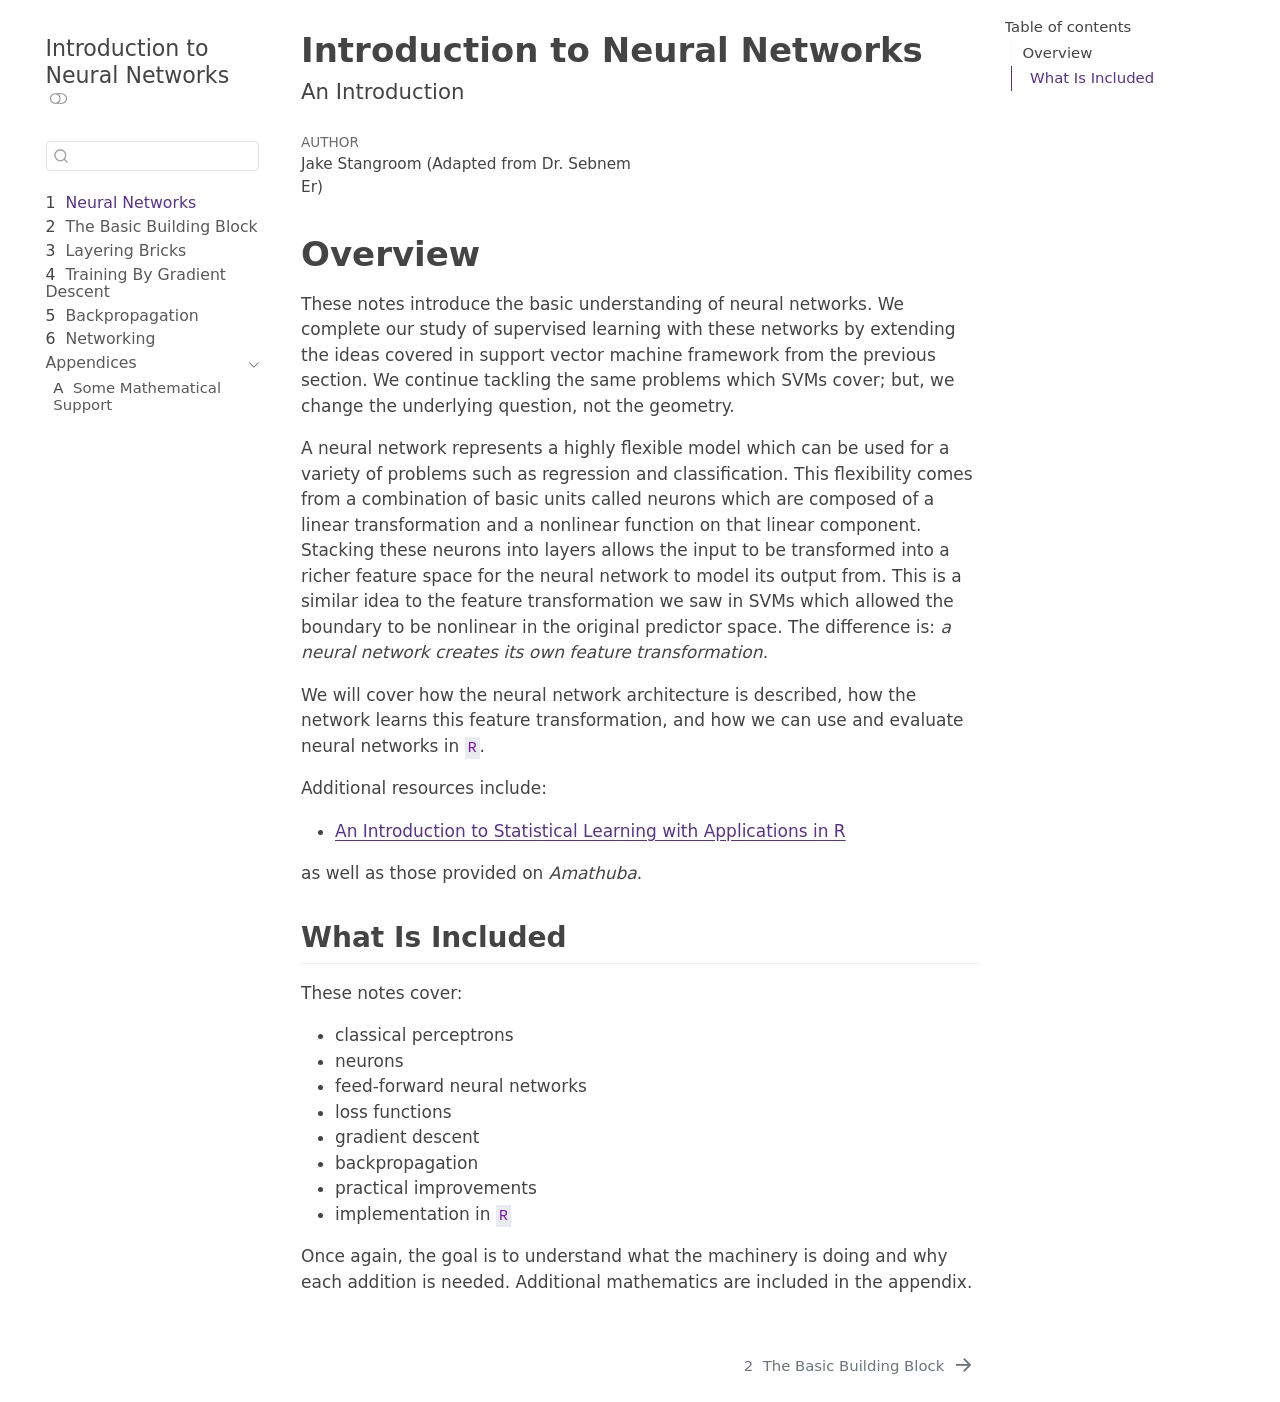
<file: docs/index.html>
<!DOCTYPE html>
<html xmlns="http://www.w3.org/1999/xhtml" lang="en" xml:lang="en"><head>

<meta charset="utf-8">
<meta name="generator" content="quarto-1.9.36">

<meta name="viewport" content="width=device-width, initial-scale=1.0, user-scalable=yes">

<meta name="author" content="Jake Stangroom (Adapted from Dr.&nbsp;Sebnem Er)">

<title>Introduction to Neural Networks</title>
<style>
/* Default styles provided by pandoc.
** See https://pandoc.org/MANUAL.html#variables-for-html for config info.
*/
code{white-space: pre-wrap;}
span.smallcaps{font-variant: small-caps;}
div.columns{display: flex; gap: min(4vw, 1.5em);}
div.column{flex: auto; overflow-x: auto;}
div.hanging-indent{margin-left: 1.5em; text-indent: -1.5em;}
ul.task-list{list-style: none;}
ul.task-list li input[type="checkbox"] {
  width: 0.8em;
  margin: 0 0.8em 0.2em -1em; /* quarto-specific, see https://github.com/quarto-dev/quarto-cli/issues/4556 */ 
  vertical-align: middle;
}
</style>


<script src="site_libs/quarto-nav/quarto-nav.js"></script>
<script src="site_libs/quarto-nav/headroom.min.js"></script>
<script src="site_libs/clipboard/clipboard.min.js"></script>
<script src="site_libs/quarto-search/autocomplete.umd.js"></script>
<script src="site_libs/quarto-search/fuse.min.js"></script>
<script src="site_libs/quarto-search/quarto-search.js"></script>
<meta name="quarto:offset" content="./">
<link href="./01-neurons.html" rel="next">
<script src="site_libs/quarto-html/quarto.js" type="module"></script>
<script src="site_libs/quarto-html/tabsets/tabsets.js" type="module"></script>
<script src="site_libs/quarto-html/popper.min.js"></script>
<script src="site_libs/quarto-html/tippy.umd.min.js"></script>
<script src="site_libs/quarto-html/anchor.min.js"></script>
<link href="site_libs/quarto-html/tippy.css" rel="stylesheet">
<link href="site_libs/quarto-html/quarto-syntax-highlighting-845c23b38eaddc0f92fda52bfe77a8c8.css" rel="stylesheet" class="quarto-color-scheme" id="quarto-text-highlighting-styles">
<link href="site_libs/quarto-html/quarto-syntax-highlighting-dark-f418161beb48e0141c760e455f12af2c.css" rel="stylesheet" class="quarto-color-scheme quarto-color-alternate" id="quarto-text-highlighting-styles">
<link href="site_libs/quarto-html/quarto-syntax-highlighting-845c23b38eaddc0f92fda52bfe77a8c8.css" rel="stylesheet" class="quarto-color-scheme-extra" id="quarto-text-highlighting-styles">
<script src="site_libs/bootstrap/bootstrap.min.js"></script>
<link href="site_libs/bootstrap/bootstrap-icons.css" rel="stylesheet">
<link href="site_libs/bootstrap/bootstrap-28ac4272dd1a2de9aebca165e986623a.min.css" rel="stylesheet" append-hash="true" class="quarto-color-scheme" id="quarto-bootstrap" data-mode="light">
<link href="site_libs/bootstrap/bootstrap-dark-92422d8b873c6331c79dc077c834ae31.min.css" rel="stylesheet" append-hash="true" class="quarto-color-scheme quarto-color-alternate" id="quarto-bootstrap" data-mode="dark">
<link href="site_libs/bootstrap/bootstrap-28ac4272dd1a2de9aebca165e986623a.min.css" rel="stylesheet" append-hash="true" class="quarto-color-scheme-extra" id="quarto-bootstrap" data-mode="light">
<script id="quarto-search-options" type="application/json">{
  "location": "sidebar",
  "copy-button": false,
  "collapse-after": 3,
  "panel-placement": "start",
  "type": "textbox",
  "limit": 50,
  "keyboard-shortcut": [
    "f",
    "/",
    "s"
  ],
  "show-item-context": false,
  "language": {
    "search-no-results-text": "No results",
    "search-matching-documents-text": "matching documents",
    "search-copy-link-title": "Copy link to search",
    "search-hide-matches-text": "Hide additional matches",
    "search-more-match-text": "more match in this document",
    "search-more-matches-text": "more matches in this document",
    "search-clear-button-title": "Clear",
    "search-text-placeholder": "",
    "search-detached-cancel-button-title": "Cancel",
    "search-submit-button-title": "Submit",
    "search-label": "Search"
  }
}</script>


</head>

<body class="nav-sidebar floating quarto-light"><script id="quarto-html-before-body" type="application/javascript">
    const toggleBodyColorMode = (bsSheetEl) => {
      const mode = bsSheetEl.getAttribute("data-mode");
      const bodyEl = window.document.querySelector("body");
      if (mode === "dark") {
        bodyEl.classList.add("quarto-dark");
        bodyEl.classList.remove("quarto-light");
      } else {
        bodyEl.classList.add("quarto-light");
        bodyEl.classList.remove("quarto-dark");
      }
    }
    const toggleBodyColorPrimary = () => {
      const bsSheetEl = window.document.querySelector("link#quarto-bootstrap:not([rel=disabled-stylesheet])");
      if (bsSheetEl) {
        toggleBodyColorMode(bsSheetEl);
      }
    }
    const setColorSchemeToggle = (alternate) => {
      const toggles = window.document.querySelectorAll('.quarto-color-scheme-toggle');
      for (let i=0; i < toggles.length; i++) {
        const toggle = toggles[i];
        if (toggle) {
          if (alternate) {
            toggle.classList.add("alternate");
          } else {
            toggle.classList.remove("alternate");
          }
        }
      }
    };
    const toggleColorMode = (alternate) => {
      // Switch the stylesheets
      const primaryStylesheets = window.document.querySelectorAll('link.quarto-color-scheme:not(.quarto-color-alternate)');
      const alternateStylesheets = window.document.querySelectorAll('link.quarto-color-scheme.quarto-color-alternate');
      manageTransitions('#quarto-margin-sidebar .nav-link', false);
      if (alternate) {
        // note: dark is layered on light, we don't disable primary!
        enableStylesheet(alternateStylesheets);
        for (const sheetNode of alternateStylesheets) {
          if (sheetNode.id === "quarto-bootstrap") {
            toggleBodyColorMode(sheetNode);
          }
        }
      } else {
        disableStylesheet(alternateStylesheets);
        enableStylesheet(primaryStylesheets)
        toggleBodyColorPrimary();
      }
      manageTransitions('#quarto-margin-sidebar .nav-link', true);
      // Switch the toggles
      setColorSchemeToggle(alternate)
      // Hack to workaround the fact that safari doesn't
      // properly recolor the scrollbar when toggling (#1455)
      if (navigator.userAgent.indexOf('Safari') > 0 && navigator.userAgent.indexOf('Chrome') == -1) {
        manageTransitions("body", false);
        window.scrollTo(0, 1);
        setTimeout(() => {
          window.scrollTo(0, 0);
          manageTransitions("body", true);
        }, 40);
      }
    }
    const disableStylesheet = (stylesheets) => {
      for (let i=0; i < stylesheets.length; i++) {
        const stylesheet = stylesheets[i];
        stylesheet.rel = 'disabled-stylesheet';
      }
    }
    const enableStylesheet = (stylesheets) => {
      for (let i=0; i < stylesheets.length; i++) {
        const stylesheet = stylesheets[i];
        if(stylesheet.rel !== 'stylesheet') { // for Chrome, which will still FOUC without this check
          stylesheet.rel = 'stylesheet';
        }
      }
    }
    const manageTransitions = (selector, allowTransitions) => {
      const els = window.document.querySelectorAll(selector);
      for (let i=0; i < els.length; i++) {
        const el = els[i];
        if (allowTransitions) {
          el.classList.remove('notransition');
        } else {
          el.classList.add('notransition');
        }
      }
    }
    const isFileUrl = () => {
      return window.location.protocol === 'file:';
    }
    const hasAlternateSentinel = () => {
      let styleSentinel = getColorSchemeSentinel();
      if (styleSentinel !== null) {
        return styleSentinel === "alternate";
      } else {
        return false;
      }
    }
    const setStyleSentinel = (alternate) => {
      const value = alternate ? "alternate" : "default";
      if (!isFileUrl()) {
        window.localStorage.setItem("quarto-color-scheme", value);
      } else {
        localAlternateSentinel = value;
      }
    }
    const getColorSchemeSentinel = () => {
      if (!isFileUrl()) {
        const storageValue = window.localStorage.getItem("quarto-color-scheme");
        return storageValue != null ? storageValue : localAlternateSentinel;
      } else {
        return localAlternateSentinel;
      }
    }
    const toggleGiscusIfUsed = (isAlternate, darkModeDefault) => {
      const baseTheme = document.querySelector('#giscus-base-theme')?.value ?? 'light';
      const alternateTheme = document.querySelector('#giscus-alt-theme')?.value ?? 'dark';
      let newTheme = '';
      if(authorPrefersDark) {
        newTheme = isAlternate ? baseTheme : alternateTheme;
      } else {
        newTheme = isAlternate ? alternateTheme : baseTheme;
      }
      const changeGiscusTheme = () => {
        // From: https://github.com/giscus/giscus/issues/336
        const sendMessage = (message) => {
          const iframe = document.querySelector('iframe.giscus-frame');
          if (!iframe) return;
          iframe.contentWindow.postMessage({ giscus: message }, 'https://giscus.app');
        }
        sendMessage({
          setConfig: {
            theme: newTheme
          }
        });
      }
      const isGiscussLoaded = window.document.querySelector('iframe.giscus-frame') !== null;
      if (isGiscussLoaded) {
        changeGiscusTheme();
      }
    };
    const authorPrefersDark = false;
    const darkModeDefault = authorPrefersDark;
      document.querySelector('link#quarto-text-highlighting-styles.quarto-color-scheme-extra').rel = 'disabled-stylesheet';
      document.querySelector('link#quarto-bootstrap.quarto-color-scheme-extra').rel = 'disabled-stylesheet';
    let localAlternateSentinel = darkModeDefault ? 'alternate' : 'default';
    // Dark / light mode switch
    window.quartoToggleColorScheme = () => {
      // Read the current dark / light value
      let toAlternate = !hasAlternateSentinel();
      toggleColorMode(toAlternate);
      setStyleSentinel(toAlternate);
      toggleGiscusIfUsed(toAlternate, darkModeDefault);
      window.dispatchEvent(new Event('resize'));
    };
    // Switch to dark mode if need be
    if (hasAlternateSentinel()) {
      toggleColorMode(true);
    } else {
      toggleColorMode(false);
    }
  </script>

<div id="quarto-search-results"></div>
  <header id="quarto-header" class="headroom fixed-top">
  <nav class="quarto-secondary-nav">
    <div class="container-fluid d-flex">
      <button type="button" class="quarto-btn-toggle btn" data-bs-toggle="collapse" role="button" data-bs-target=".quarto-sidebar-collapse-item" aria-controls="quarto-sidebar" aria-expanded="false" aria-label="Toggle sidebar navigation" onclick="if (window.quartoToggleHeadroom) { window.quartoToggleHeadroom(); }">
        <i class="bi bi-layout-text-sidebar-reverse"></i>
      </button>
        <nav class="quarto-page-breadcrumbs" aria-label="breadcrumb"><ol class="breadcrumb"><li class="breadcrumb-item"><a href="./index.html"><span class="chapter-number">1</span>&nbsp; <span class="chapter-title">Neural Networks</span></a></li></ol></nav>
        <a class="flex-grow-1" role="navigation" data-bs-toggle="collapse" data-bs-target=".quarto-sidebar-collapse-item" aria-controls="quarto-sidebar" aria-expanded="false" aria-label="Toggle sidebar navigation" onclick="if (window.quartoToggleHeadroom) { window.quartoToggleHeadroom(); }">      
        </a>
      <button type="button" class="btn quarto-search-button" aria-label="Search" onclick="window.quartoOpenSearch();">
        <i class="bi bi-search"></i>
      </button>
    </div>
  </nav>
</header>
<!-- content -->
<div id="quarto-content" class="quarto-container page-columns page-rows-contents page-layout-article">
<!-- sidebar -->
  <nav id="quarto-sidebar" class="sidebar collapse collapse-horizontal quarto-sidebar-collapse-item sidebar-navigation floating overflow-auto">
    <div class="pt-lg-2 mt-2 text-left sidebar-header">
    <div class="sidebar-title mb-0 py-0">
      <a href="./">Introduction to Neural Networks</a> 
        <div class="sidebar-tools-main">
  <a href="" class="quarto-color-scheme-toggle quarto-navigation-tool  px-1" onclick="window.quartoToggleColorScheme(); return false;" title="Toggle dark mode"><i class="bi"></i></a>
</div>
    </div>
      </div>
        <div class="mt-2 flex-shrink-0 align-items-center">
        <div class="sidebar-search">
        <div id="quarto-search" class="" title="Search"></div>
        </div>
        </div>
    <div class="sidebar-menu-container"> 
    <ul class="list-unstyled mt-1">
        <li class="sidebar-item">
  <div class="sidebar-item-container"> 
  <a href="./index.html" class="sidebar-item-text sidebar-link active">
 <span class="menu-text"><span class="chapter-number">1</span>&nbsp; <span class="chapter-title">Neural Networks</span></span></a>
  </div>
</li>
        <li class="sidebar-item">
  <div class="sidebar-item-container"> 
  <a href="./01-neurons.html" class="sidebar-item-text sidebar-link">
 <span class="menu-text"><span class="chapter-number">2</span>&nbsp; <span class="chapter-title">The Basic Building Block</span></span></a>
  </div>
</li>
        <li class="sidebar-item">
  <div class="sidebar-item-container"> 
  <a href="./02-multilayer-perceptrons.html" class="sidebar-item-text sidebar-link">
 <span class="menu-text"><span class="chapter-number">3</span>&nbsp; <span class="chapter-title">Layering Bricks</span></span></a>
  </div>
</li>
        <li class="sidebar-item">
  <div class="sidebar-item-container"> 
  <a href="./03-gradient-descent.html" class="sidebar-item-text sidebar-link">
 <span class="menu-text"><span class="chapter-number">4</span>&nbsp; <span class="chapter-title">Training By Gradient Descent</span></span></a>
  </div>
</li>
        <li class="sidebar-item">
  <div class="sidebar-item-container"> 
  <a href="./04-backpropagation.html" class="sidebar-item-text sidebar-link">
 <span class="menu-text"><span class="chapter-number">5</span>&nbsp; <span class="chapter-title">Backpropagation</span></span></a>
  </div>
</li>
        <li class="sidebar-item">
  <div class="sidebar-item-container"> 
  <a href="./05-regularisation.html" class="sidebar-item-text sidebar-link">
 <span class="menu-text"><span class="chapter-number">6</span>&nbsp; <span class="chapter-title">Networking</span></span></a>
  </div>
</li>
        <li class="sidebar-item sidebar-item-section">
      <div class="sidebar-item-container"> 
            <a class="sidebar-item-text sidebar-link text-start" data-bs-toggle="collapse" data-bs-target="#quarto-sidebar-section-1" role="navigation" aria-expanded="true">
 <span class="menu-text">Appendices</span></a>
          <a class="sidebar-item-toggle text-start" data-bs-toggle="collapse" data-bs-target="#quarto-sidebar-section-1" role="navigation" aria-expanded="true" aria-label="Toggle section">
            <i class="bi bi-chevron-right ms-2"></i>
          </a> 
      </div>
      <ul id="quarto-sidebar-section-1" class="collapse list-unstyled sidebar-section depth1 show">  
          <li class="sidebar-item">
  <div class="sidebar-item-container"> 
  <a href="./appendix-math.html" class="sidebar-item-text sidebar-link">
 <span class="menu-text"><span class="chapter-number">A</span>&nbsp; <span class="chapter-title">Some Mathematical Support</span></span></a>
  </div>
</li>
      </ul>
  </li>
    </ul>
    </div>
</nav>
<div id="quarto-sidebar-glass" class="quarto-sidebar-collapse-item" data-bs-toggle="collapse" data-bs-target=".quarto-sidebar-collapse-item"></div>
<!-- margin-sidebar -->
    <div id="quarto-margin-sidebar" class="sidebar margin-sidebar">
        <nav id="TOC" role="doc-toc" class="toc-active">
    <h2 id="toc-title">Table of contents</h2>
   
  <ul>
  <li><a href="#sec-nn-overview" id="toc-sec-nn-overview" class="nav-link active" data-scroll-target="#sec-nn-overview">Overview</a>
  <ul class="collapse">
  <li><a href="#sec-nn-included" id="toc-sec-nn-included" class="nav-link" data-scroll-target="#sec-nn-included">What Is Included</a></li>
  </ul></li>
  </ul>
</nav>
    </div>
<!-- main -->
<main class="content" id="quarto-document-content">


<header id="title-block-header" class="quarto-title-block default">
<div class="quarto-title">
<h1 class="title">Introduction to Neural Networks</h1>
<p class="subtitle lead">An Introduction</p>
</div>



<div class="quarto-title-meta">

    <div>
    <div class="quarto-title-meta-heading">Author</div>
    <div class="quarto-title-meta-contents">
             <p>Jake Stangroom (Adapted from Dr.&nbsp;Sebnem Er) </p>
          </div>
  </div>
    
  
    
  </div>
  


</header>


<section id="sec-nn-overview" class="level1 unnumbered">
<h1 class="unnumbered">Overview</h1>
<p>These notes introduce the basic understanding of neural networks. We complete our study of supervised learning with these networks by extending the ideas covered in support vector machine framework from the previous section. We continue tackling the same problems which SVMs cover; but, we change the underlying question, not the geometry.</p>
<p>A neural network represents a highly flexible model which can be used for a variety of problems such as regression and classification. This flexibility comes from a combination of basic units called neurons which are composed of a linear transformation and a nonlinear function on that linear component. Stacking these neurons into layers allows the input to be transformed into a richer feature space for the neural network to model its output from. This is a similar idea to the feature transformation we saw in SVMs which allowed the boundary to be nonlinear in the original predictor space. The difference is: <em>a neural network creates its own feature transformation.</em></p>
<p>We will cover how the neural network architecture is described, how the network learns this feature transformation, and how we can use and evaluate neural networks in <code>R</code>.</p>
<p>Additional resources include:</p>
<ul>
<li><a href="https://www.statlearning.com/">An Introduction to Statistical Learning with Applications in R</a></li>
</ul>
<p>as well as those provided on <em>Amathuba</em>.</p>
<section id="sec-nn-included" class="level2 unnumbered">
<h2 class="unnumbered anchored" data-anchor-id="sec-nn-included">What Is Included</h2>
<p>These notes cover:</p>
<ul>
<li>classical perceptrons</li>
<li>neurons</li>
<li>feed-forward neural networks</li>
<li>loss functions</li>
<li>gradient descent</li>
<li>backpropagation</li>
<li>practical improvements</li>
<li>implementation in <code>R</code></li>
</ul>
<p>Once again, the goal is to understand what the machinery is doing and why each addition is needed. Additional mathematics are included in the appendix.</p>


</section>
</section>

</main> <!-- /main -->
<script id="quarto-html-after-body" type="application/javascript">
  window.document.addEventListener("DOMContentLoaded", function (event) {
    // Ensure there is a toggle, if there isn't float one in the top right
    if (window.document.querySelector('.quarto-color-scheme-toggle') === null) {
      const a = window.document.createElement('a');
      a.classList.add('top-right');
      a.classList.add('quarto-color-scheme-toggle');
      a.href = "";
      a.onclick = function() { try { window.quartoToggleColorScheme(); } catch {} return false; };
      const i = window.document.createElement("i");
      i.classList.add('bi');
      a.appendChild(i);
      window.document.body.appendChild(a);
    }
    setColorSchemeToggle(hasAlternateSentinel())
    const icon = "";
    const anchorJS = new window.AnchorJS();
    anchorJS.options = {
      placement: 'right',
      icon: icon
    };
    anchorJS.add('.anchored');
    const isCodeAnnotation = (el) => {
      for (const clz of el.classList) {
        if (clz.startsWith('code-annotation-')) {                     
          return true;
        }
      }
      return false;
    }
    const onCopySuccess = function(e) {
      // button target
      const button = e.trigger;
      // don't keep focus
      button.blur();
      // flash "checked"
      button.classList.add('code-copy-button-checked');
      var currentTitle = button.getAttribute("title");
      button.setAttribute("title", "Copied!");
      let tooltip;
      if (window.bootstrap) {
        button.setAttribute("data-bs-toggle", "tooltip");
        button.setAttribute("data-bs-placement", "left");
        button.setAttribute("data-bs-title", "Copied!");
        tooltip = new bootstrap.Tooltip(button, 
          { trigger: "manual", 
            customClass: "code-copy-button-tooltip",
            offset: [0, -8]});
        tooltip.show();    
      }
      setTimeout(function() {
        if (tooltip) {
          tooltip.hide();
          button.removeAttribute("data-bs-title");
          button.removeAttribute("data-bs-toggle");
          button.removeAttribute("data-bs-placement");
        }
        button.setAttribute("title", currentTitle);
        button.classList.remove('code-copy-button-checked');
      }, 1000);
      // clear code selection
      e.clearSelection();
    }
    const getTextToCopy = function(trigger) {
      const outerScaffold = trigger.parentElement.cloneNode(true);
      const codeEl = outerScaffold.querySelector('code');
      for (const childEl of codeEl.children) {
        if (isCodeAnnotation(childEl)) {
          childEl.remove();
        }
      }
      return codeEl.innerText;
    }
    const clipboard = new window.ClipboardJS('.code-copy-button:not([data-in-quarto-modal])', {
      text: getTextToCopy
    });
    clipboard.on('success', onCopySuccess);
    if (window.document.getElementById('quarto-embedded-source-code-modal')) {
      const clipboardModal = new window.ClipboardJS('.code-copy-button[data-in-quarto-modal]', {
        text: getTextToCopy,
        container: window.document.getElementById('quarto-embedded-source-code-modal')
      });
      clipboardModal.on('success', onCopySuccess);
    }
      var localhostRegex = new RegExp(/^(?:http|https):\/\/localhost\:?[0-9]*\//);
      var mailtoRegex = new RegExp(/^mailto:/);
        var filterRegex = new RegExp('/' + window.location.host + '/');
      var isInternal = (href) => {
          return filterRegex.test(href) || localhostRegex.test(href) || mailtoRegex.test(href);
      }
      // Inspect non-navigation links and adorn them if external
     var links = window.document.querySelectorAll('a[href]:not(.nav-link):not(.navbar-brand):not(.toc-action):not(.sidebar-link):not(.sidebar-item-toggle):not(.pagination-link):not(.no-external):not([aria-hidden]):not(.dropdown-item):not(.quarto-navigation-tool):not(.about-link)');
      for (var i=0; i<links.length; i++) {
        const link = links[i];
        if (!isInternal(link.href)) {
          // undo the damage that might have been done by quarto-nav.js in the case of
          // links that we want to consider external
          if (link.dataset.originalHref !== undefined) {
            link.href = link.dataset.originalHref;
          }
        }
      }
    function tippyHover(el, contentFn, onTriggerFn, onUntriggerFn) {
      const config = {
        allowHTML: true,
        maxWidth: 500,
        delay: 100,
        arrow: false,
        appendTo: function(el) {
            return el.parentElement;
        },
        interactive: true,
        interactiveBorder: 10,
        theme: 'quarto',
        placement: 'bottom-start',
      };
      if (contentFn) {
        config.content = contentFn;
      }
      if (onTriggerFn) {
        config.onTrigger = onTriggerFn;
      }
      if (onUntriggerFn) {
        config.onUntrigger = onUntriggerFn;
      }
      window.tippy(el, config); 
    }
    const noterefs = window.document.querySelectorAll('a[role="doc-noteref"]');
    for (var i=0; i<noterefs.length; i++) {
      const ref = noterefs[i];
      tippyHover(ref, function() {
        // use id or data attribute instead here
        let href = ref.getAttribute('data-footnote-href') || ref.getAttribute('href');
        try { href = new URL(href).hash; } catch {}
        const id = href.replace(/^#\/?/, "");
        const note = window.document.getElementById(id);
        if (note) {
          return note.innerHTML;
        } else {
          return "";
        }
      });
    }
    const xrefs = window.document.querySelectorAll('a.quarto-xref');
    const processXRef = (id, note) => {
      // Strip column container classes
      const stripColumnClz = (el) => {
        el.classList.remove("page-full", "page-columns");
        if (el.children) {
          for (const child of el.children) {
            stripColumnClz(child);
          }
        }
      }
      stripColumnClz(note)
      if (id === null || id.startsWith('sec-')) {
        // Special case sections, only their first couple elements
        const container = document.createElement("div");
        if (note.children && note.children.length > 2) {
          container.appendChild(note.children[0].cloneNode(true));
          for (let i = 1; i < note.children.length; i++) {
            const child = note.children[i];
            if (child.tagName === "P" && child.innerText === "") {
              continue;
            } else {
              container.appendChild(child.cloneNode(true));
              break;
            }
          }
          if (window.Quarto?.typesetMath) {
            window.Quarto.typesetMath(container);
          }
          return container.innerHTML
        } else {
          if (window.Quarto?.typesetMath) {
            window.Quarto.typesetMath(note);
          }
          return note.innerHTML;
        }
      } else {
        // Remove any anchor links if they are present
        const anchorLink = note.querySelector('a.anchorjs-link');
        if (anchorLink) {
          anchorLink.remove();
        }
        if (window.Quarto?.typesetMath) {
          window.Quarto.typesetMath(note);
        }
        if (note.classList.contains("callout")) {
          return note.outerHTML;
        } else {
          return note.innerHTML;
        }
      }
    }
    for (var i=0; i<xrefs.length; i++) {
      const xref = xrefs[i];
      tippyHover(xref, undefined, function(instance) {
        instance.disable();
        let url = xref.getAttribute('href');
        let hash = undefined; 
        if (url.startsWith('#')) {
          hash = url;
        } else {
          try { hash = new URL(url).hash; } catch {}
        }
        if (hash) {
          const id = hash.replace(/^#\/?/, "");
          const note = window.document.getElementById(id);
          if (note !== null) {
            try {
              const html = processXRef(id, note.cloneNode(true));
              instance.setContent(html);
            } finally {
              instance.enable();
              instance.show();
            }
          } else {
            // See if we can fetch this
            fetch(url.split('#')[0])
            .then(res => res.text())
            .then(html => {
              const parser = new DOMParser();
              const htmlDoc = parser.parseFromString(html, "text/html");
              const note = htmlDoc.getElementById(id);
              if (note !== null) {
                const html = processXRef(id, note);
                instance.setContent(html);
              } 
            }).finally(() => {
              instance.enable();
              instance.show();
            });
          }
        } else {
          // See if we can fetch a full url (with no hash to target)
          // This is a special case and we should probably do some content thinning / targeting
          fetch(url)
          .then(res => res.text())
          .then(html => {
            const parser = new DOMParser();
            const htmlDoc = parser.parseFromString(html, "text/html");
            const note = htmlDoc.querySelector('main.content');
            if (note !== null) {
              // This should only happen for chapter cross references
              // (since there is no id in the URL)
              // remove the first header
              if (note.children.length > 0 && note.children[0].tagName === "HEADER") {
                note.children[0].remove();
              }
              const html = processXRef(null, note);
              instance.setContent(html);
            } 
          }).finally(() => {
            instance.enable();
            instance.show();
          });
        }
      }, function(instance) {
      });
    }
        let selectedAnnoteEl;
        const selectorForAnnotation = ( cell, annotation) => {
          let cellAttr = 'data-code-cell="' + cell + '"';
          let lineAttr = 'data-code-annotation="' +  annotation + '"';
          const selector = 'span[' + cellAttr + '][' + lineAttr + ']';
          return selector;
        }
        const selectCodeLines = (annoteEl) => {
          const doc = window.document;
          const targetCell = annoteEl.getAttribute("data-target-cell");
          const targetAnnotation = annoteEl.getAttribute("data-target-annotation");
          const annoteSpan = window.document.querySelector(selectorForAnnotation(targetCell, targetAnnotation));
          const lines = annoteSpan.getAttribute("data-code-lines").split(",");
          const lineIds = lines.map((line) => {
            return targetCell + "-" + line;
          })
          let top = null;
          let height = null;
          let parent = null;
          if (lineIds.length > 0) {
              //compute the position of the single el (top and bottom and make a div)
              const el = window.document.getElementById(lineIds[0]);
              top = el.offsetTop;
              height = el.offsetHeight;
              parent = el.parentElement.parentElement;
            if (lineIds.length > 1) {
              const lastEl = window.document.getElementById(lineIds[lineIds.length - 1]);
              const bottom = lastEl.offsetTop + lastEl.offsetHeight;
              height = bottom - top;
            }
            if (top !== null && height !== null && parent !== null) {
              // cook up a div (if necessary) and position it 
              let div = window.document.getElementById("code-annotation-line-highlight");
              if (div === null) {
                div = window.document.createElement("div");
                div.setAttribute("id", "code-annotation-line-highlight");
                div.style.position = 'absolute';
                parent.appendChild(div);
              }
              div.style.top = top - 2 + "px";
              div.style.height = height + 4 + "px";
              div.style.left = 0;
              let gutterDiv = window.document.getElementById("code-annotation-line-highlight-gutter");
              if (gutterDiv === null) {
                gutterDiv = window.document.createElement("div");
                gutterDiv.setAttribute("id", "code-annotation-line-highlight-gutter");
                gutterDiv.style.position = 'absolute';
                const codeCell = window.document.getElementById(targetCell);
                const gutter = codeCell.querySelector('.code-annotation-gutter');
                gutter.appendChild(gutterDiv);
              }
              gutterDiv.style.top = top - 2 + "px";
              gutterDiv.style.height = height + 4 + "px";
            }
            selectedAnnoteEl = annoteEl;
          }
        };
        const unselectCodeLines = () => {
          const elementsIds = ["code-annotation-line-highlight", "code-annotation-line-highlight-gutter"];
          elementsIds.forEach((elId) => {
            const div = window.document.getElementById(elId);
            if (div) {
              div.remove();
            }
          });
          selectedAnnoteEl = undefined;
        };
          // Handle positioning of the toggle
      window.addEventListener(
        "resize",
        throttle(() => {
          elRect = undefined;
          if (selectedAnnoteEl) {
            selectCodeLines(selectedAnnoteEl);
          }
        }, 10)
      );
      function throttle(fn, ms) {
      let throttle = false;
      let timer;
        return (...args) => {
          if(!throttle) { // first call gets through
              fn.apply(this, args);
              throttle = true;
          } else { // all the others get throttled
              if(timer) clearTimeout(timer); // cancel #2
              timer = setTimeout(() => {
                fn.apply(this, args);
                timer = throttle = false;
              }, ms);
          }
        };
      }
        // Attach click handler to the DT
        const annoteDls = window.document.querySelectorAll('dt[data-target-cell]');
        for (const annoteDlNode of annoteDls) {
          annoteDlNode.addEventListener('click', (event) => {
            const clickedEl = event.target;
            if (clickedEl !== selectedAnnoteEl) {
              unselectCodeLines();
              const activeEl = window.document.querySelector('dt[data-target-cell].code-annotation-active');
              if (activeEl) {
                activeEl.classList.remove('code-annotation-active');
              }
              selectCodeLines(clickedEl);
              clickedEl.classList.add('code-annotation-active');
            } else {
              // Unselect the line
              unselectCodeLines();
              clickedEl.classList.remove('code-annotation-active');
            }
          });
        }
    const findCites = (el) => {
      const parentEl = el.parentElement;
      if (parentEl) {
        const cites = parentEl.dataset.cites;
        if (cites) {
          return {
            el,
            cites: cites.split(' ')
          };
        } else {
          return findCites(el.parentElement)
        }
      } else {
        return undefined;
      }
    };
    var bibliorefs = window.document.querySelectorAll('a[role="doc-biblioref"]');
    for (var i=0; i<bibliorefs.length; i++) {
      const ref = bibliorefs[i];
      const citeInfo = findCites(ref);
      if (citeInfo) {
        tippyHover(citeInfo.el, function() {
          var popup = window.document.createElement('div');
          citeInfo.cites.forEach(function(cite) {
            var citeDiv = window.document.createElement('div');
            citeDiv.classList.add('hanging-indent');
            citeDiv.classList.add('csl-entry');
            var biblioDiv = window.document.getElementById('ref-' + cite);
            if (biblioDiv) {
              citeDiv.innerHTML = biblioDiv.innerHTML;
            }
            popup.appendChild(citeDiv);
          });
          return popup.innerHTML;
        });
      }
    }
  });
  </script>
<nav class="page-navigation">
  <div class="nav-page nav-page-previous">
  </div>
  <div class="nav-page nav-page-next">
      <a href="./01-neurons.html" class="pagination-link" aria-label="The Basic Building Block">
        <span class="nav-page-text"><span class="chapter-number">2</span>&nbsp; <span class="chapter-title">The Basic Building Block</span></span> <i class="bi bi-arrow-right-short"></i>
      </a>
  </div>
</nav>
</div> <!-- /content -->




</body></html>
</file>
<file: docs/site_libs/quarto-html/tippy.css>
.tippy-box[data-animation=fade][data-state=hidden]{opacity:0}[data-tippy-root]{max-width:calc(100vw - 10px)}.tippy-box{position:relative;background-color:#333;color:#fff;border-radius:4px;font-size:14px;line-height:1.4;white-space:normal;outline:0;transition-property:transform,visibility,opacity}.tippy-box[data-placement^=top]>.tippy-arrow{bottom:0}.tippy-box[data-placement^=top]>.tippy-arrow:before{bottom:-7px;left:0;border-width:8px 8px 0;border-top-color:initial;transform-origin:center top}.tippy-box[data-placement^=bottom]>.tippy-arrow{top:0}.tippy-box[data-placement^=bottom]>.tippy-arrow:before{top:-7px;left:0;border-width:0 8px 8px;border-bottom-color:initial;transform-origin:center bottom}.tippy-box[data-placement^=left]>.tippy-arrow{right:0}.tippy-box[data-placement^=left]>.tippy-arrow:before{border-width:8px 0 8px 8px;border-left-color:initial;right:-7px;transform-origin:center left}.tippy-box[data-placement^=right]>.tippy-arrow{left:0}.tippy-box[data-placement^=right]>.tippy-arrow:before{left:-7px;border-width:8px 8px 8px 0;border-right-color:initial;transform-origin:center right}.tippy-box[data-inertia][data-state=visible]{transition-timing-function:cubic-bezier(.54,1.5,.38,1.11)}.tippy-arrow{width:16px;height:16px;color:#333}.tippy-arrow:before{content:"";position:absolute;border-color:transparent;border-style:solid}.tippy-content{position:relative;padding:5px 9px;z-index:1}
</file>
<file: docs/site_libs/quarto-html/quarto-syntax-highlighting-845c23b38eaddc0f92fda52bfe77a8c8.css>
/* quarto syntax highlight colors */
:root {
  --quarto-hl-ot-color: #003B4F;
  --quarto-hl-at-color: #657422;
  --quarto-hl-ss-color: #20794D;
  --quarto-hl-an-color: #5E5E5E;
  --quarto-hl-fu-color: #4758AB;
  --quarto-hl-st-color: #20794D;
  --quarto-hl-cf-color: #003B4F;
  --quarto-hl-op-color: #5E5E5E;
  --quarto-hl-er-color: #AD0000;
  --quarto-hl-bn-color: #AD0000;
  --quarto-hl-al-color: #AD0000;
  --quarto-hl-va-color: #111111;
  --quarto-hl-bu-color: inherit;
  --quarto-hl-ex-color: inherit;
  --quarto-hl-pp-color: #AD0000;
  --quarto-hl-in-color: #5E5E5E;
  --quarto-hl-vs-color: #20794D;
  --quarto-hl-wa-color: #5E5E5E;
  --quarto-hl-do-color: #5E5E5E;
  --quarto-hl-im-color: #00769E;
  --quarto-hl-ch-color: #20794D;
  --quarto-hl-dt-color: #AD0000;
  --quarto-hl-fl-color: #AD0000;
  --quarto-hl-co-color: #5E5E5E;
  --quarto-hl-cv-color: #5E5E5E;
  --quarto-hl-cn-color: #8f5902;
  --quarto-hl-sc-color: #5E5E5E;
  --quarto-hl-dv-color: #AD0000;
  --quarto-hl-kw-color: #003B4F;
}

/* other quarto variables */
:root {
  --quarto-font-monospace: SFMono-Regular, Menlo, Monaco, Consolas, "Liberation Mono", "Courier New", monospace;
}

/* syntax highlight based on Pandoc's rules */
pre > code.sourceCode > span {
  color: #003B4F;
}

code.sourceCode > span {
  color: #003B4F;
}

div.sourceCode,
div.sourceCode pre.sourceCode {
  color: #003B4F;
}

/* Normal */
code span {
  color: #003B4F;
}

/* Alert */
code span.al {
  color: #AD0000;
  font-style: inherit;
}

/* Annotation */
code span.an {
  color: #5E5E5E;
  font-style: inherit;
}

/* Attribute */
code span.at {
  color: #657422;
  font-style: inherit;
}

/* BaseN */
code span.bn {
  color: #AD0000;
  font-style: inherit;
}

/* BuiltIn */
code span.bu {
  font-style: inherit;
}

/* ControlFlow */
code span.cf {
  color: #003B4F;
  font-weight: bold;
  font-style: inherit;
}

/* Char */
code span.ch {
  color: #20794D;
  font-style: inherit;
}

/* Constant */
code span.cn {
  color: #8f5902;
  font-style: inherit;
}

/* Comment */
code span.co {
  color: #5E5E5E;
  font-style: inherit;
}

/* CommentVar */
code span.cv {
  color: #5E5E5E;
  font-style: italic;
}

/* Documentation */
code span.do {
  color: #5E5E5E;
  font-style: italic;
}

/* DataType */
code span.dt {
  color: #AD0000;
  font-style: inherit;
}

/* DecVal */
code span.dv {
  color: #AD0000;
  font-style: inherit;
}

/* Error */
code span.er {
  color: #AD0000;
  font-style: inherit;
}

/* Extension */
code span.ex {
  font-style: inherit;
}

/* Float */
code span.fl {
  color: #AD0000;
  font-style: inherit;
}

/* Function */
code span.fu {
  color: #4758AB;
  font-style: inherit;
}

/* Import */
code span.im {
  color: #00769E;
  font-style: inherit;
}

/* Information */
code span.in {
  color: #5E5E5E;
  font-style: inherit;
}

/* Keyword */
code span.kw {
  color: #003B4F;
  font-weight: bold;
  font-style: inherit;
}

/* Operator */
code span.op {
  color: #5E5E5E;
  font-style: inherit;
}

/* Other */
code span.ot {
  color: #003B4F;
  font-style: inherit;
}

/* Preprocessor */
code span.pp {
  color: #AD0000;
  font-style: inherit;
}

/* SpecialChar */
code span.sc {
  color: #5E5E5E;
  font-style: inherit;
}

/* SpecialString */
code span.ss {
  color: #20794D;
  font-style: inherit;
}

/* String */
code span.st {
  color: #20794D;
  font-style: inherit;
}

/* Variable */
code span.va {
  color: #111111;
  font-style: inherit;
}

/* VerbatimString */
code span.vs {
  color: #20794D;
  font-style: inherit;
}

/* Warning */
code span.wa {
  color: #5E5E5E;
  font-style: italic;
}

.prevent-inlining {
  content: "</";
}

/*# sourceMappingURL=ac89f0bb514bba72461919f78549e31c.css.map */
</file>
<file: docs/site_libs/quarto-html/quarto-syntax-highlighting-dark-f418161beb48e0141c760e455f12af2c.css>
/* quarto syntax highlight colors */
:root {
  --quarto-hl-al-color: #f07178;
  --quarto-hl-an-color: #d4d0ab;
  --quarto-hl-at-color: #00e0e0;
  --quarto-hl-bn-color: #d4d0ab;
  --quarto-hl-bu-color: #abe338;
  --quarto-hl-ch-color: #abe338;
  --quarto-hl-co-color: #f8f8f2;
  --quarto-hl-cv-color: #ffd700;
  --quarto-hl-cn-color: #ffd700;
  --quarto-hl-cf-color: #ffa07a;
  --quarto-hl-dt-color: #ffa07a;
  --quarto-hl-dv-color: #d4d0ab;
  --quarto-hl-do-color: #f8f8f2;
  --quarto-hl-er-color: #f07178;
  --quarto-hl-ex-color: #00e0e0;
  --quarto-hl-fl-color: #d4d0ab;
  --quarto-hl-fu-color: #ffa07a;
  --quarto-hl-im-color: #abe338;
  --quarto-hl-in-color: #d4d0ab;
  --quarto-hl-kw-color: #ffa07a;
  --quarto-hl-op-color: #ffa07a;
  --quarto-hl-ot-color: #00e0e0;
  --quarto-hl-pp-color: #dcc6e0;
  --quarto-hl-re-color: #00e0e0;
  --quarto-hl-sc-color: #abe338;
  --quarto-hl-ss-color: #abe338;
  --quarto-hl-st-color: #abe338;
  --quarto-hl-va-color: #00e0e0;
  --quarto-hl-vs-color: #abe338;
  --quarto-hl-wa-color: #dcc6e0;
}

/* other quarto variables */
:root {
  --quarto-font-monospace: SFMono-Regular, Menlo, Monaco, Consolas, "Liberation Mono", "Courier New", monospace;
}

/* syntax highlight based on Pandoc's rules */
pre > code.sourceCode > span {
  color: #f8f8f2;
}

code.sourceCode > span {
  color: #f8f8f2;
}

div.sourceCode,
div.sourceCode pre.sourceCode {
  color: #f8f8f2;
}

/* Normal */
code span {
  color: #f8f8f2;
}

/* Alert */
code span.al {
  color: #f07178;
}

/* Annotation */
code span.an {
  color: #d4d0ab;
}

/* Attribute */
code span.at {
  color: #00e0e0;
}

/* BaseN */
code span.bn {
  color: #d4d0ab;
}

/* BuiltIn */
code span.bu {
  color: #abe338;
}

/* ControlFlow */
code span.cf {
  font-weight: bold;
  color: #ffa07a;
}

/* Char */
code span.ch {
  color: #abe338;
}

/* Constant */
code span.cn {
  color: #ffd700;
}

/* Comment */
code span.co {
  font-style: italic;
  color: #f8f8f2;
}

/* CommentVar */
code span.cv {
  color: #ffd700;
}

/* Documentation */
code span.do {
  color: #f8f8f2;
}

/* DataType */
code span.dt {
  color: #ffa07a;
}

/* DecVal */
code span.dv {
  color: #d4d0ab;
}

/* Error */
code span.er {
  color: #f07178;
  text-decoration: underline;
}

/* Extension */
code span.ex {
  font-weight: bold;
  color: #00e0e0;
}

/* Float */
code span.fl {
  color: #d4d0ab;
}

/* Function */
code span.fu {
  color: #ffa07a;
}

/* Import */
code span.im {
  color: #abe338;
}

/* Information */
code span.in {
  color: #d4d0ab;
}

/* Keyword */
code span.kw {
  font-weight: bold;
  color: #ffa07a;
}

/* Operator */
code span.op {
  color: #ffa07a;
}

/* Other */
code span.ot {
  color: #00e0e0;
}

/* Preprocessor */
code span.pp {
  color: #dcc6e0;
}

/* RegionMarker */
code span.re {
  background-color: #f8f8f2;
  color: #00e0e0;
}

/* SpecialChar */
code span.sc {
  color: #abe338;
}

/* SpecialString */
code span.ss {
  color: #abe338;
}

/* String */
code span.st {
  color: #abe338;
}

/* Variable */
code span.va {
  color: #00e0e0;
}

/* VerbatimString */
code span.vs {
  color: #abe338;
}

/* Warning */
code span.wa {
  color: #dcc6e0;
}

.prevent-inlining {
  content: "</";
}

/*# sourceMappingURL=378c2a0cc31455d06730fbe37c8f3789.css.map */
</file>
